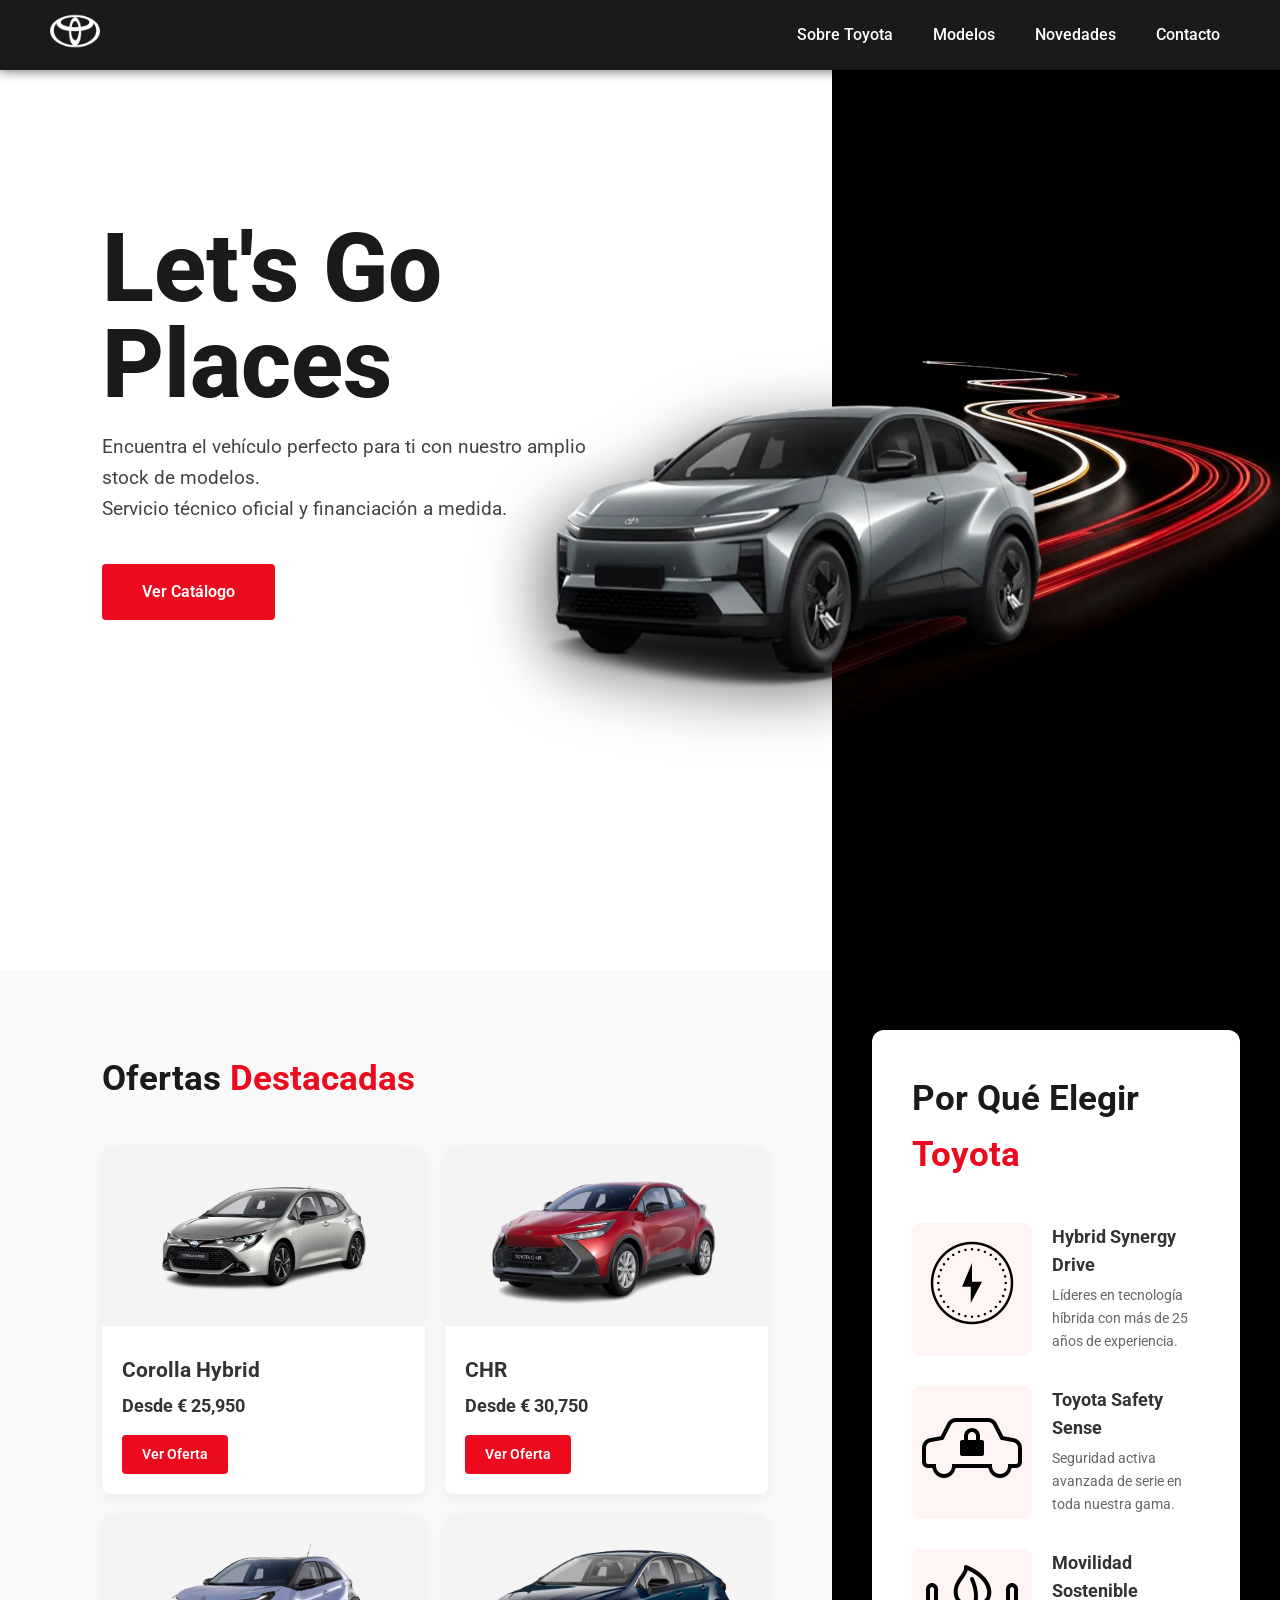
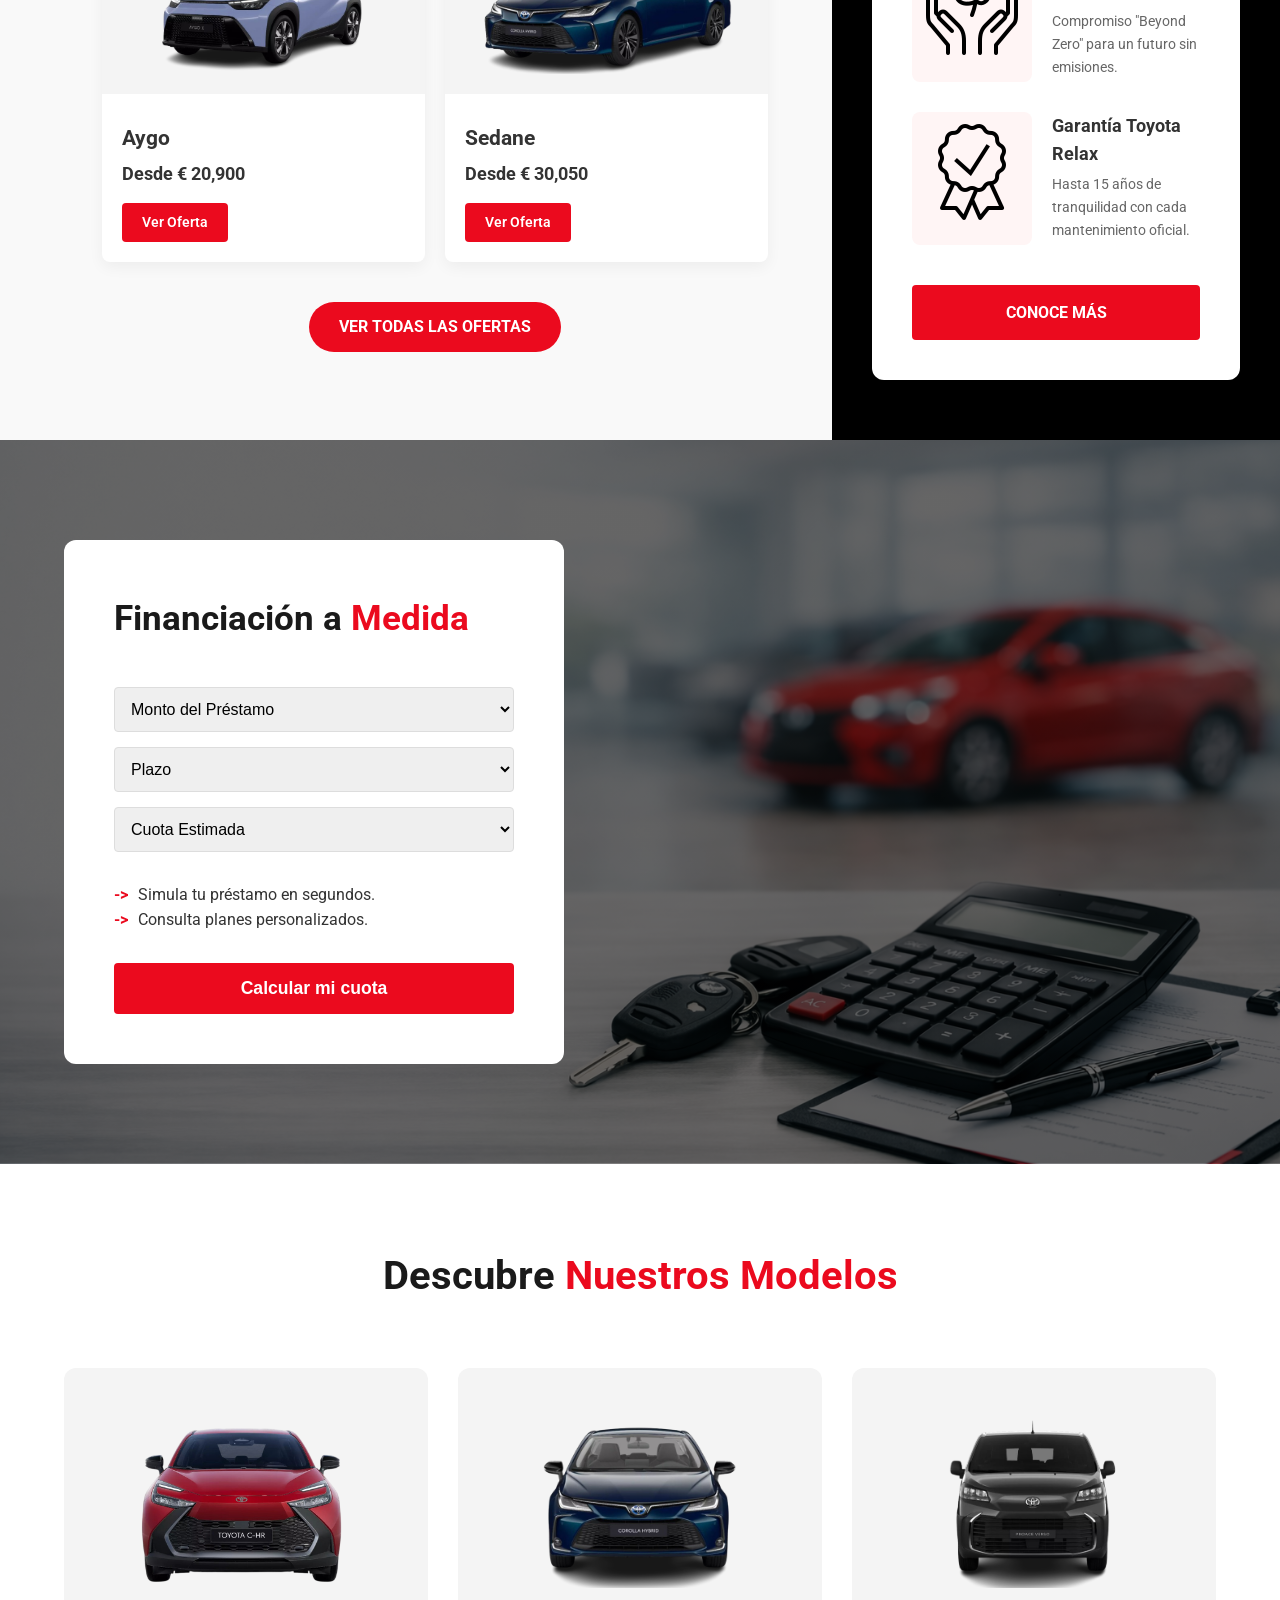
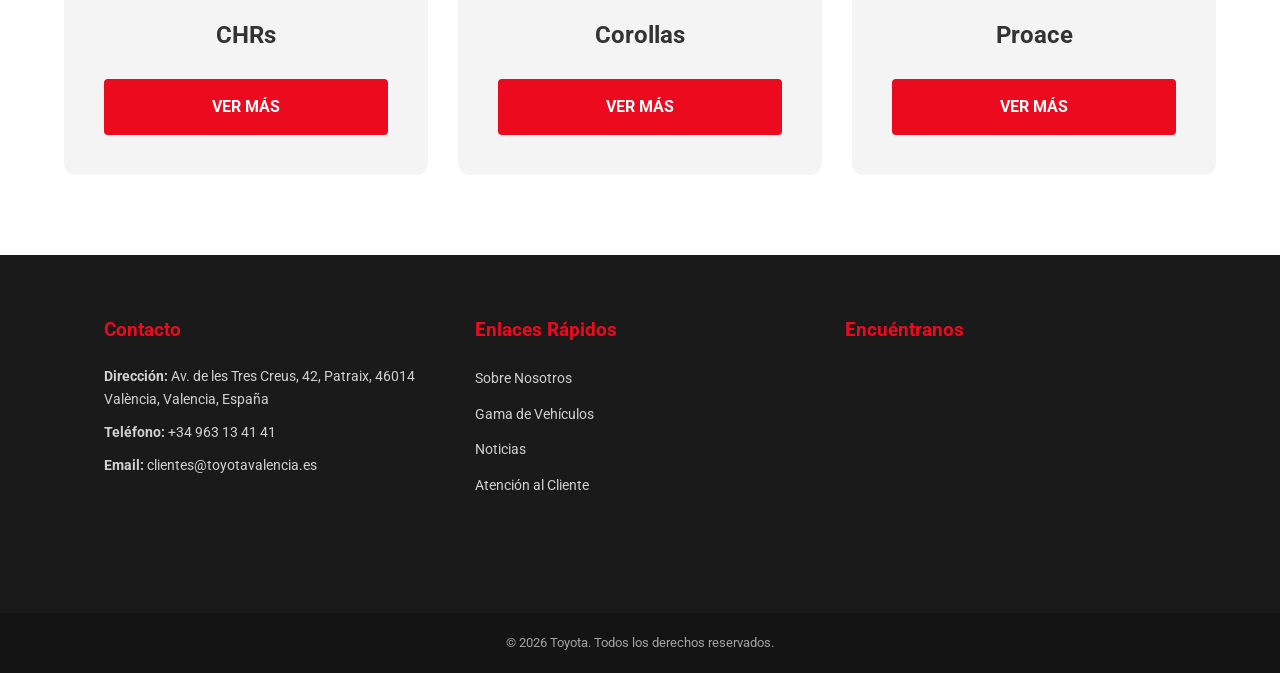
<file: index.html>
<!DOCTYPE html>
<html lang="es">

<head>
    <meta charset="UTF-8">
    <meta name="viewport" content="width=device-width, initial-scale=1.0">
    <link rel="shortcut icon" href="img/favicon.svg" type="image/x-icon">
    <link rel="stylesheet" href="style.css">
    <link rel="stylesheet" href="estilos/modelos_style.css">
    <title>Toyota - Siempre Mejor</title>
</head>

<body>
    <header class="main-header">
        <div class="logo">
            <a href="index.html">
                <img src="img/toyota.png" alt="Toyota Logo">
            </a>
        </div>

        <nav class="lateral">
            <div class="nav-item">
                <a class="menu" href="toyota.html">Sobre Toyota</a>
                <div class="desplegable">
                    <a href="toyota.html">Historia</a>
                    <a href="toyota.html">Filosofía</a>
                    <a href="toyota.html">Sostenibilidad</a>
                </div>
            </div>
            <div class="nav-item">
                <a class="menu" href="modelos.html">Modelos</a>
                <div class="desplegable">
                    <a href="modelos.html">Híbridos</a>
                    <a href="modelos.html">SUVs</a>
                    <a href="modelos.html">Proace</a>
                    <a href="modelos.html">Sedanes</a>
                </div>
            </div>
            <div class="nav-item">
                <a class="menu" href="novedades.html">Novedades</a>
                <div class="desplegable">
                    <a href="novedades.html">Noticias</a>
                    <a href="novedades.html">Eventos</a>
                    <a href="novedades.html">Promociones</a>
                </div>
            </div>
            <div class="nav-item">
                <a class="menu" href="contacto.html">Contacto</a>
            </div>
        </nav>
    </header>

    <div>
        <section class="hero-split">
            <div class="hero-texto">
                <h1>Let's Go Places</h1>
                <p>Encuentra el vehículo perfecto para ti con nuestro amplio stock de modelos. <br>Servicio técnico
                    oficial y financiación a medida.</p>
                <a href="modelos.html" class="btn-primario">Ver Catálogo</a>
            </div>
            <div class="hero-imagen-coche">
                <div class="coche-destacado">

                    <!-- Buscando como ajustar la imagen del coche y la pista encontre este recurso
                     basicamamente se precarga el componente picture con el responsive ya aplicado 
                     en la parte de "media" y solo se muestra el que corresponda al tamaño de la pantalla,
                     la imagen usada la edite yo para que sea igual a la de la pagina normal -->
                    <picture>
                        <source srcset="img/fondo_responsive.png" media="(max-width: 768px)">
                        <img src="img/toyotafoto.webp" alt="Toyota Destacado">
                    </picture>
                </div>
                <div class="estelas-luz"></div>
            </div>
        </section>


        <!-- Sección Ofertas y Beneficios -->
        <section class="ofertas-beneficios">
            <div class="contenedor-dual">
                <div class="bloque-ofertas">
                    <h2>Ofertas <span>Destacadas</span></h2>
                    <div class="grid-ofertas">
                        <div class="tarjeta-oferta">
                            <img src="img/modelos/corolla-perfil.png" alt="Corolla Hybrid">
                            <div class="oferta-info">
                                <h3>Corolla Hybrid</h3>
                                <p class="precio">Desde € 25,950</p>
                                <a href="#" class="btn-oferta">Ver Oferta</a>
                            </div>
                        </div>
                        <div class="tarjeta-oferta">
                            <img src="img/modelos/C-HR.png" alt="Hilux">
                            <div class="oferta-info">
                                <h3>CHR</h3>
                                <p class="precio">Desde € 30,750</p>
                                <a href="#" class="btn-oferta">Ver Oferta</a>
                            </div>
                        </div>
                        <div class="tarjeta-oferta">
                            <img src="img/modelos/AYGO.png" alt="Aygo">
                            <div class="oferta-info">
                                <h3>Aygo</h3>
                                <p class="precio">Desde € 20,900</p>
                                <a href="#" class="btn-oferta">Ver Oferta</a>
                            </div>
                        </div>
                        <div class="tarjeta-oferta">
                            <img src="img/modelos/hybrido.png" alt="sedane">
                            <div class="oferta-info">
                                <h3>Sedane</h3>
                                <p class="precio">Desde € 30,050</p>
                                <a href="#" class="btn-oferta">Ver Oferta</a>
                            </div>
                        </div>
                        
                        
                    </div>
                    <div class="boton-centrado">
                        <a href="modelos.html" class="btn-rojo-claro">Ver todas las ofertas</a>
                    </div>
                </div>

                <div class="bloque-beneficios">
                    <div class="beneficios-caja">
                        <h2>Por Qué Elegir <span>Toyota</span></h2>
                        <div class="lista-beneficios">
                            <div class="item-beneficio">
                                <div class="icono"><img src="img/iconos-formularios/energia.png"
                                        alt="Hybrid Technology"> </div>
                                <div class="texto">
                                    <h3>Hybrid Synergy Drive</h3>
                                    <p>Líderes en tecnología híbrida con más de 25 años de experiencia.</p>
                                </div>
                            </div>
                            <div class="item-beneficio">
                                <div class="icono"><img src="img/iconos-formularios/seguridad.png" alt="Safety Sense">
                                </div>
                                <div class="texto">
                                    <h3>Toyota Safety Sense</h3>
                                    <p>Seguridad activa avanzada de serie en toda nuestra gama.</p>
                                </div>
                            </div>
                            <div class="item-beneficio">
                                <div class="icono"><img src="img/iconos-formularios/emiciones.png" alt="Sustainability">
                                </div>
                                <div class="texto">
                                    <h3>Movilidad Sostenible</h3>
                                    <p>Compromiso "Beyond Zero" para un futuro sin emisiones.</p>
                                </div>
                            </div>
                            <div class="item-beneficio">
                                <div class="icono"><img src="img/iconos-formularios/garantia.png" alt="Toyota Relax">
                                </div>
                                <div class="texto">
                                    <h3>Garantía Toyota Relax</h3>
                                    <p>Hasta 15 años de tranquilidad con cada mantenimiento oficial.</p>
                                </div>
                            </div>
                        </div>
                        <a href="toyota.html" class="btn-rojo-solido">Conoce Más</a>
                    </div>
                </div>
            </div>
        </section>

        <!-- Sección Financiación -->
        <section class="financiacion-banner">
            <div class="financiacion-contenido">
                <div class="calculadora-box">
                    <h2>Financiación a <span>Medida</span></h2>
                    <div class="campos-calculadora">
                        <select>
                            <option value="" disabled selected>Monto del Préstamo</option>
                            <option value="5000">5.000 €</option>
                            <option value="10000">10.000 €</option>
                            <option value="20000">20.000 €</option>
                            <option value="30000">30.000 €</option>
                        </select>
                        <select>
                            <option value="" disabled selected>Plazo</option>
                            <option value="24">24 meses</option>
                            <option value="36">36 meses</option>
                            <option value="48">48 meses</option>
                            <option value="60">60 meses</option>
                        </select>
                        <select>
                            <option value="" disabled selected>Cuota Estimada</option>
                            <option value="150">150 € / mes</option>
                            <option value="250">250 € / mes</option>
                            <option value="400">400 € / mes</option>
                        </select>
                    </div>
                    <ul class="check-list">
                        <li>Simula tu préstamo en segundos.</li>
                        <li>Consulta planes personalizados.</li>
                    </ul>
                    <button class="btn-calcular">Calcular mi cuota</button>
                </div>
                <div class="imagen-financiacion">
                </div>
            </div>
        </section>

        <!-- Sección Categorías -->
        <section class="categorias-modelos">
            <div class="contenedor">
                <h2 class="titulo-seccion">Descubre <span>Nuestros Modelos</span></h2>
                <div class="grid-categorias">
                    <div class="tarjeta-categoria">
                        <img src="img/modelos/C-HR-frente.png" alt="Sedanes" class="img-grande">
                        <h3>CHRs</h3>
                        <a href="modelos.html" class="btn-rojo-solido">Ver Más</a>
                    </div>
                    <div class="tarjeta-categoria">
                        <img src="img/modelos/hybrido-frente.png" alt="SUVs">
                        <h3>Corollas</h3>
                        <a href="modelos.html" class="btn-rojo-solido">Ver Más</a>
                    </div>
                    <div class="tarjeta-categoria">
                        <img src="img/modelos/proace-frente.png" alt="Camionetas">
                        <h3>Proace</h3>
                        <a href="modelos.html" class="btn-rojo-solido">Ver Más</a>
                    </div>
                </div>
            </div>
        </section>
    </div>

    <!-- El footer -->
    <footer class="main-footer">
        <div class="footer-contenedor">
            <div class="footer-contact">
                <h3>Contacto</h3>
                <p><strong>Dirección:</strong> Av. de les Tres Creus, 42, Patraix, 46014 València, Valencia, España</p>
                <p><strong>Teléfono:</strong> +34 963 13 41 41</p>
                <p><strong>Email:</strong> clientes@toyotavalencia.es</p>
            </div>
            <div class="footer-links">
                <h3>Enlaces Rápidos</h3>
                <ul>
                    <li><a href="toyota.html">Sobre Nosotros</a></li>
                    <li><a href="modelos.html">Gama de Vehículos</a></li>
                    <li><a href="novedades.html">Noticias</a></li>
                    <li><a href="contacto.html">Atención al Cliente</a></li>
                </ul>
            </div>
            <div class="footer-map">
                <h3>Encuéntranos</h3>
                <!-- iframe es lo que deja importar el mapa de google maps 
                 con la direccion, algo lei de que es por parte de la api de google pero ni idea de como funciona -->
                <iframe
                    src="https://www.google.com/maps/embed?pb=!1m18!1m12!1m3!1d3080.125740523077!2d-0.4079836239121901!3d39.46014467161569!2m3!1f0!2f0!3f0!3m2!1i1024!2i768!4f13.1!3m3!1m2!1s0xd604f56f156d68b%3A0x6b8764a7c0678d38!2sToyota%20Valencia%20-%20Sakurauto!5e0!3m2!1ses!2ses!4v1715356588000!5m2!1ses!2ses"
                    width="100%" height="200" style="border:0;" allowfullscreen="" loading="lazy"
                    referrerpolicy="no-referrer-when-downgrade">
                </iframe>
            </div>
        </div>
        <div class="footer-bottom">
            <p>&copy; 2026 Toyota. Todos los derechos reservados.</p>
        </div>
    </footer>

</body>

</html>
</file>
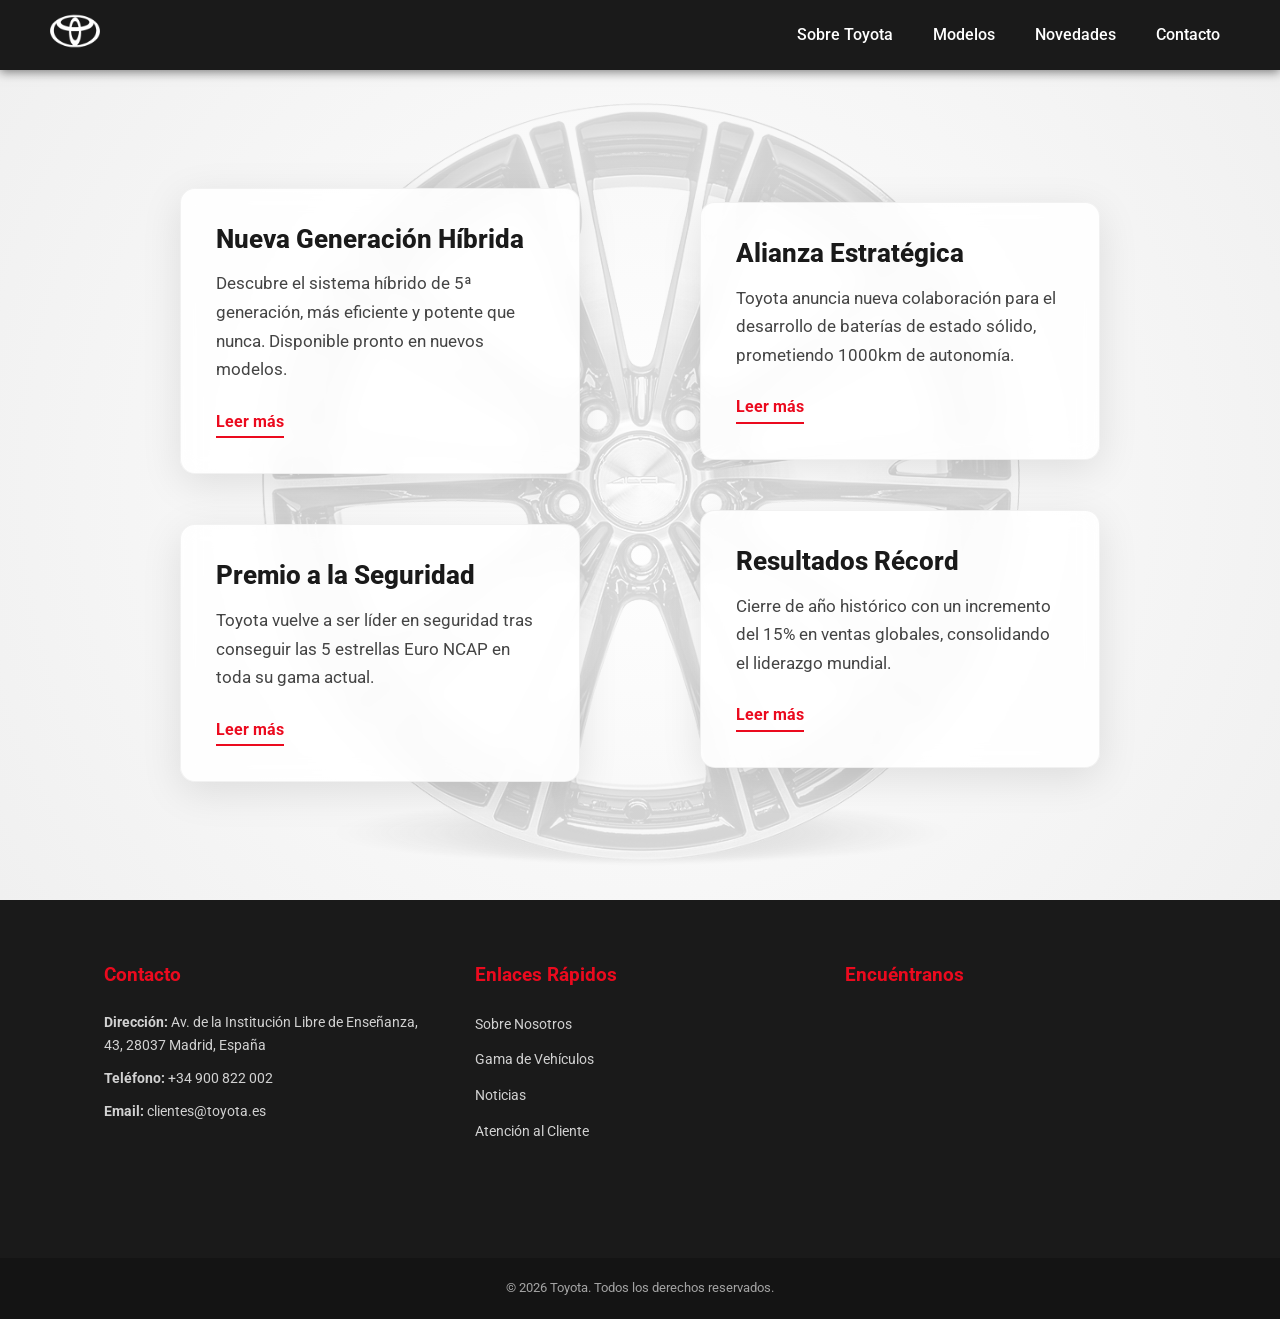
<file: novedades.html>
<!DOCTYPE html>
<html lang="es">

<head>
    <meta charset="UTF-8">
    <meta name="viewport" content="width=device-width, initial-scale=1.0">
    <link rel="shortcut icon" href="img/favicon.svg" type="image/x-icon">
    <link rel="stylesheet" href="style.css">
    <link rel="stylesheet" href="estilos/novedades_style.css">
    <title>Toyota - Novedades</title>
</head>
<!-- header y nav -->

<body class="novedades-body">
    <header class="main-header">
        <div class="logo">
            <a href="index.html">
                <img src="img/toyota.png" alt="Toyota Logo">
            </a>
        </div>
        <nav class="lateral">
            <div class="nav-item">
                <a class="menu" href="toyota.html">Sobre Toyota</a>
                <div class="desplegable">
                    <a href="toyota.html">Historia</a>
                    <a href="toyota.html">Filosofía</a>
                    <a href="toyota.html">Sostenibilidad</a>
                </div>
            </div>
            <div class="nav-item">
                <a class="menu" href="modelos.html">Modelos</a>
                <div class="desplegable">
                    <a href="modelos.html">Híbridos</a>
                    <a href="modelos.html">SUVs</a>
                    <a href="modelos.html">Camionetas</a>
                    <a href="modelos.html">Sedanes</a>
                </div>
            </div>
            <div class="nav-item">
                <a class="menu" href="novedades.html">Novedades</a>
                <div class="desplegable">
                    <a href="novedades.html">Noticias</a>
                    <a href="novedades.html">Eventos</a>
                    <a href="novedades.html">Promociones</a>
                </div>
            </div>
            <div class="nav-item">
                <a class="menu" href="contacto.html">Contacto</a>
            </div>
        </nav>
    </header>

    <main class="news-contenedor">
        <div class="envoltura-rueda">
            <img src="img/ruedanoticias2.png" alt="Rueda de noticias" class="fondo-rueda">

            <div class="news-cards-contenedor">
                <!-- Noticias Izquierda -->
                <div class="columna-noticias noticias-izquierda">
                    <article class="tarjeta-noticia">
                        <h3>Nueva Generación Híbrida</h3>
                        <p>Descubre el sistema híbrido de 5ª generación, más eficiente y potente que nunca. Disponible
                            pronto en nuevos modelos.</p>
                        <a href="#" class="leer-mas">Leer más</a>
                    </article>

                    <article class="tarjeta-noticia">
                        <h3>Premio a la Seguridad</h3>
                        <p>Toyota vuelve a ser líder en seguridad tras conseguir las 5 estrellas Euro NCAP en toda su
                            gama actual.</p>
                        <a href="#" class="leer-mas">Leer más</a>
                    </article>
                </div>

                <!-- Noticias Derecha -->
                <div class="columna-noticias noticias-derecha">
                    <article class="tarjeta-noticia">
                        <h3>Alianza Estratégica</h3>
                        <p>Toyota anuncia nueva colaboración para el desarrollo de baterías de estado sólido,
                            prometiendo 1000km de autonomía.</p>
                        <a href="#" class="leer-mas">Leer más</a>
                    </article>

                    <article class="tarjeta-noticia">
                        <h3>Resultados Récord</h3>
                        <p>Cierre de año histórico con un incremento del 15% en ventas globales, consolidando el
                            liderazgo mundial.</p>
                        <a href="#" class="leer-mas">Leer más</a>
                    </article>
                </div>
            </div>
        </div>
    </main>

    <!-- footer -->
    <footer class="main-footer">
        <div class="footer-contenedor">
            <div class="footer-contact">
                <h3>Contacto</h3>
                <p><strong>Dirección:</strong> Av. de la Institución Libre de Enseñanza, 43, 28037 Madrid, España</p>
                <p><strong>Teléfono:</strong> +34 900 822 002</p>
                <p><strong>Email:</strong> clientes@toyota.es</p>
            </div>
            <div class="footer-links">
                <h3>Enlaces Rápidos</h3>
                <ul>
                    <li><a href="toyota.html">Sobre Nosotros</a></li>
                    <li><a href="modelos.html">Gama de Vehículos</a></li>
                    <li><a href="novedades.html">Noticias</a></li>
                    <li><a href="contacto.html">Atención al Cliente</a></li>
                </ul>
            </div>
            <div class="footer-map">
                <h3>Encuéntranos</h3>
                <iframe
                    src="https://www.google.com/maps/embed?pb=!1m18!1m12!1m3!1d3036.568478411603!2d-3.6335193241512415!3d40.43615297143714!2m3!1f0!2f0!3f0!3m2!1i1024!2i768!4f13.1!3m3!1m2!1s0xd422f0ae2763e15%3A0x6d8f28c5a61d1e43!2sToyota%20Espa%C3%B1a!5e0!3m2!1ses!2ses!4v1714820000000!5m2!1ses!2ses"
                    width="100%" height="200" style="border:0;" allowfullscreen="" loading="lazy"
                    referrerpolicy="no-referrer-when-downgrade"></iframe>
            </div>
        </div>
        <div class="footer-bottom">
            <p>&copy; 2026 Toyota. Todos los derechos reservados.</p>
        </div>
    </footer>
</body>

</html>
</file>
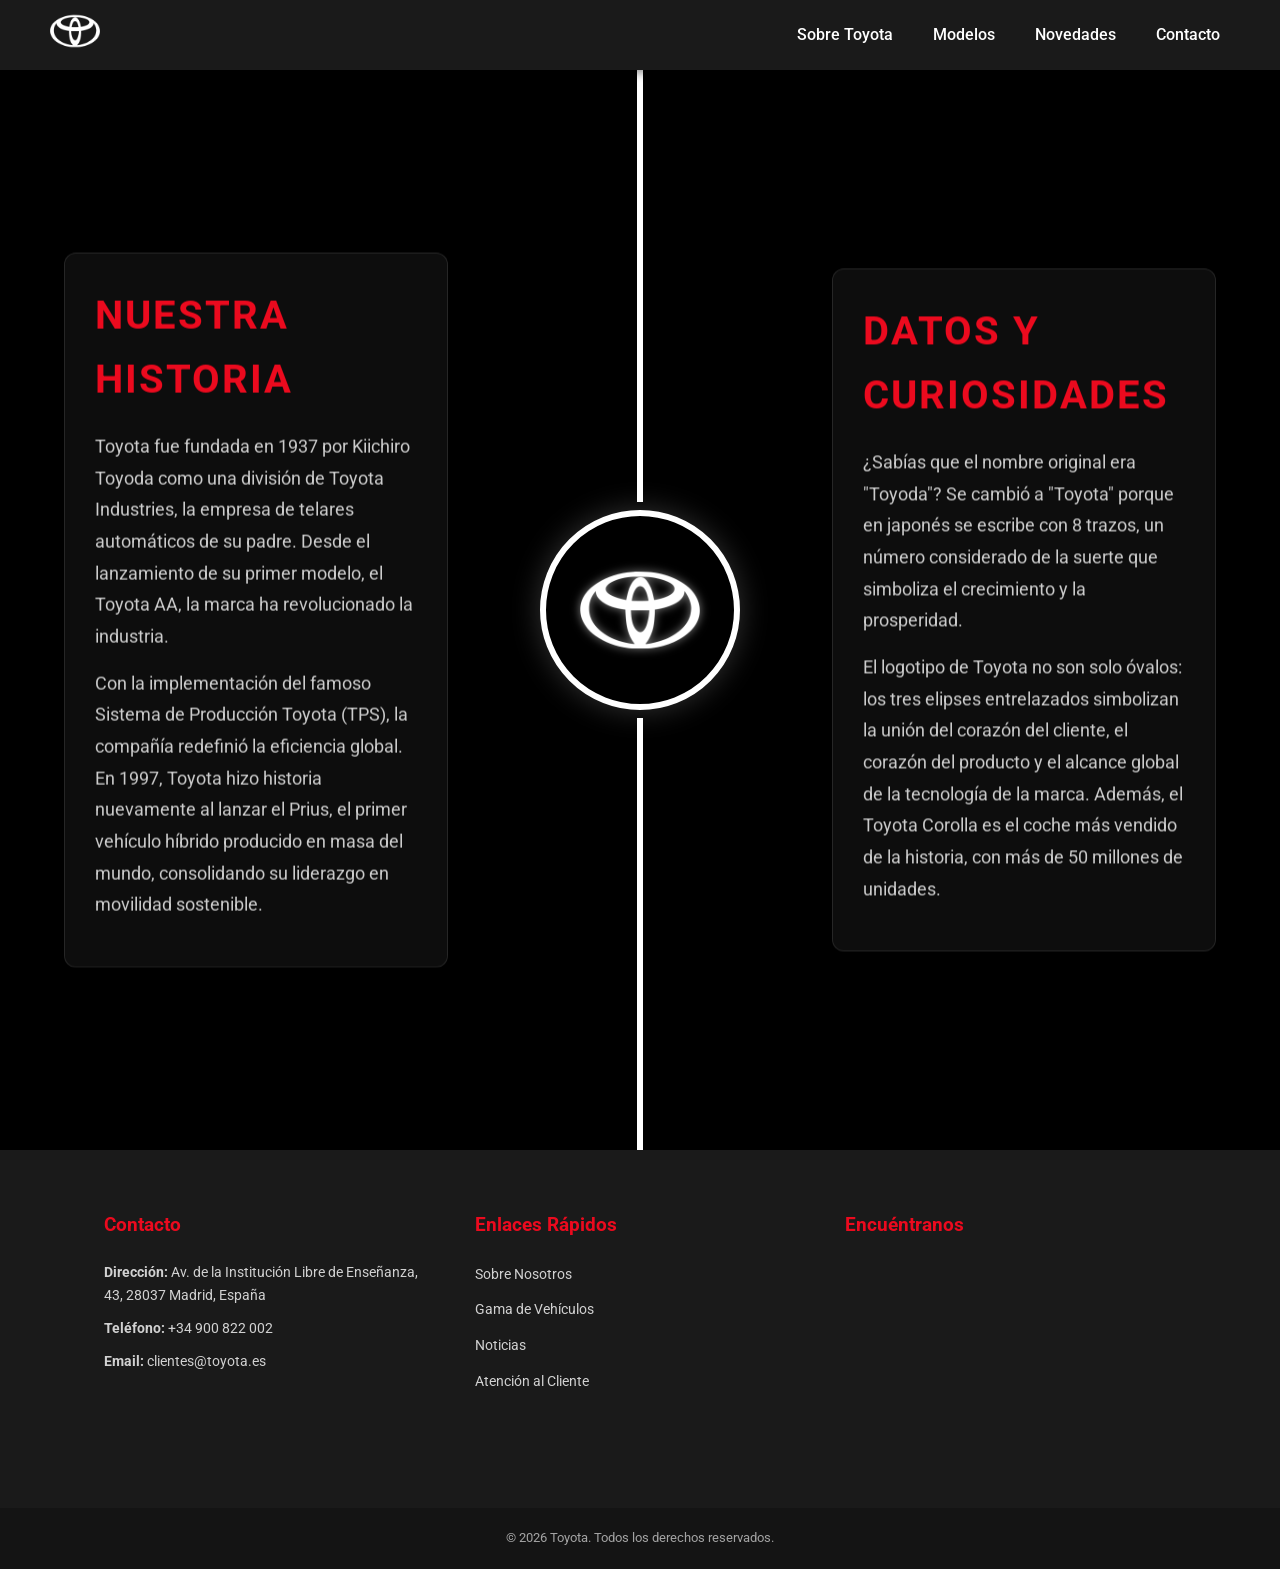
<file: toyota.html>
<!DOCTYPE html>
<html lang="es">

<head>
    <meta charset="UTF-8">
    <meta name="viewport" content="width=device-width, initial-scale=1.0">
    <link rel="shortcut icon" href="img/favicon.svg" type="image/x-icon">
    <link rel="stylesheet" href="style.css">
    <link rel="stylesheet" href="estilos/toyota_style.css">
    <title>Toyota - Historia y Filosofía</title>
</head>

<body class="cuerpo-corporativo">
    <!-- Header y nav -->
    <header class="main-header">
        <div class="logo">
            <a href="index.html">
                <img src="img/toyota.png" alt="Toyota Logo">
            </a>
        </div>
        <nav class="lateral">
            <div class="nav-item">
                <a class="menu" href="toyota.html">Sobre Toyota</a>
                <div class="desplegable">
                    <a href="toyota.html">Historia</a>
                    <a href="toyota.html">Filosofía</a>
                    <a href="toyota.html">Sostenibilidad</a>
                </div>
            </div>
            <div class="nav-item">
                <a class="menu" href="modelos.html">Modelos</a>
                <div class="desplegable">
                    <a href="modelos.html">Híbridos</a>
                    <a href="modelos.html">SUVs</a>
                    <a href="modelos.html">Camionetas</a>
                    <a href="modelos.html">Sedanes</a>
                </div>
            </div>
            <div class="nav-item">
                <a class="menu" href="novedades.html">Novedades</a>
                <div class="desplegable">
                    <a href="novedades.html">Noticias</a>
                    <a href="novedades.html">Eventos</a>
                    <a href="novedades.html">Promociones</a>
                </div>
            </div>
            <div class="nav-item">
                <a class="menu" href="contacto.html">Contacto</a>
            </div>
        </nav>
    </header>

    <!-- El contenido general de la pagina -->
    <div class="timeline-contenedor">
        <!-- Estos divs son las lineas divisorias -->
        <div class="linea-tiempo linea-superior"></div>
        <!-- Div de la historia  -->
        <div class="contenido-linea-tiempo contenido-izquierdo">
            <h2>Nuestra Historia</h2>
            <p>Toyota fue fundada en 1937 por Kiichiro Toyoda como una división de Toyota Industries, la empresa de
                telares automáticos de su padre. Desde el lanzamiento de su primer modelo, el Toyota AA, la marca ha
                revolucionado la industria.</p>
            <p>Con la implementación del famoso Sistema de Producción Toyota (TPS), la compañía redefinió la eficiencia
                global. En 1997, Toyota hizo historia nuevamente al lanzar el Prius, el primer vehículo híbrido
                producido en masa del mundo, consolidando su liderazgo en movilidad sostenible.</p>
        </div>

        <!-- div del logazo nene -->
        <div class="centro-linea-tiempo">
            <div class="circulo-central">
                <img src="img/toyota.png" alt="Toyota Logo Central">
            </div>
        </div>

        <!-- Div de los datos esos -->
        <div class="contenido-linea-tiempo contenido-derecho">
            <h2>Datos y Curiosidades</h2>
            <p>¿Sabías que el nombre original era "Toyoda"? Se cambió a "Toyota" porque en japonés se escribe con 8
                trazos, un número considerado de la suerte que simboliza el crecimiento y la prosperidad.</p>
            <p>El logotipo de Toyota no son solo óvalos: los tres elipses entrelazados simbolizan la unión del corazón
                del cliente, el corazón del producto y el alcance global de la tecnología de la marca. Además, el Toyota
                Corolla es el coche más vendido de la historia, con más de 50 millones de unidades.</p>
        </div>
        <div class="linea-tiempo linea-inferior"></div>
    </div>

    <!-- Mismo footer -->
    <footer class="main-footer">
        <div class="footer-contenedor">
            <div class="footer-contact">
                <h3>Contacto</h3>
                <p><strong>Dirección:</strong> Av. de la Institución Libre de Enseñanza, 43, 28037 Madrid, España</p>
                <p><strong>Teléfono:</strong> +34 900 822 002</p>
                <p><strong>Email:</strong> clientes@toyota.es</p>
            </div>
            <div class="footer-links">
                <h3>Enlaces Rápidos</h3>
                <ul>
                    <li><a href="toyota.html">Sobre Nosotros</a></li>
                    <li><a href="modelos.html">Gama de Vehículos</a></li>
                    <li><a href="novedades.html">Noticias</a></li>
                    <li><a href="contacto.html">Atención al Cliente</a></li>
                </ul>
            </div>
            <div class="footer-map">
                <h3>Encuéntranos</h3>
                <iframe
                    src="https://www.google.com/maps/embed?pb=!1m18!1m12!1m3!1d3036.568478411603!2d-3.6335193241512415!3d40.43615297143714!2m3!1f0!2f0!3f0!3m2!1i1024!2i768!4f13.1!3m3!1m2!1s0xd422f0ae2763e15%3A0x6d8f28c5a61d1e43!2sToyota%20Espa%C3%B1a!5e0!3m2!1ses!2ses!4v1714820000000!5m2!1ses!2ses"
                    width="100%" height="200" style="border:0;" allowfullscreen="" loading="lazy"
                    referrerpolicy="no-referrer-when-downgrade"></iframe>
            </div>
        </div>
        <div class="footer-bottom">
            <p>&copy; 2026 Toyota. Todos los derechos reservados.</p>
        </div>
    </footer>
</body>

</html>
</file>
<file: style.css>
/* Este style se usa para dar formato al header, nav y footer de todas las paginas del proyecto */
* {
    margin: 0px;
    padding: 0px;
    box-sizing: border-box;
}

@font-face {
    font-family: "Corporativa";
    src: url(font/Roboto-VariableFont_wdth\,wght.ttf);
}

body {
    font-family: "Corporativa", "Inter", "Roboto", sans-serif;
    color: #333333;
    background-color: #ffffff;
    line-height: 1.6;
}

/* Header & Nav */
.main-header {
    width: 100%;
    height: 70px;
    background-color: #1a1a1a;
    display: flex;
    justify-content: space-between;
    align-items: center;
    /* Posicion Sticky para que se mantenga fijo al hacer scroll */
    position: sticky;
    top: 0;
    /* z-index para no solaparlo con otros elementos */
    z-index: 1000;
    box-shadow: 0 2px 10px rgba(0, 0, 0, 0.5);
}

.logo {
    display: flex;
    align-items: center;
    height: 100%;
    padding: 0 50px;
}

.logo img {
    height: 50px;
    width: auto;
    /* Transición para que el hover sea mas suave */
    transition: transform 0.3s ease;
}

/* Incrementa un poco el tamaño al hacer hover */
.logo img:hover {
    transform: scale(1.05);
}

/* Nav de los enlaces */
.lateral {
    display: flex;
    height: 100%;
    align-items: center;
    padding-right: 40px;
}

.nav-item {
    position: relative;
    height: 100%;
    display: flex;
    align-items: center;
}

/* Posicionamiento de los items del desplegable */
.desplegable {
    position: absolute;
    top: 100%;
    left: 20px;
    background-color: #1a1a1a;
    min-width: 200px;
    box-shadow: 0 8px 16px rgba(0, 0, 0, 0.3);
    display: flex;
    flex-direction: column;
    opacity: 0;
    visibility: hidden;
    transform: translateY(10px);
    transition: all 0.3s ease;
    border-top: 2px solid #EB0A1E;
    z-index: 2000;
}

/* Al hacer hover que estos items se muestren */
.nav-item:hover .desplegable {
    opacity: 1;
    visibility: visible;
    transform: translateY(0);
}

.desplegable a {
    color: #ffffff;
    padding: 12px 20px;
    text-decoration: none;
    font-size: 14px;
    /* Animacion que se activa al hacer hover que cambia
     el color de la fuente y la mueve un poco a la izquierda */
    transition: background-color 0.2s ease, padding-left 0.2s ease;
    border-bottom: 1px solid rgba(255, 255, 255, 0.05);
}

.desplegable a:hover {
    background-color: #2a2a2a;
    color: #EB0A1E;
    padding-left: 25px;
}

.menu {
    color: #ffffff;
    text-decoration: none;
    padding: 0 20px;
    font-weight: 500;
    font-size: 16px;
    transition: color 0.3s ease;
}

.menu:hover {
    color: #EB0A1E;
}

/* Sección Portada */
/* Raquel nos enseño que esta parte se le llama hero*/
.hero-split {
    /* le pusimos hero split porque esta es la parte del corte */
    display: flex;
    height: 100vh;
    min-height: 600px;
    background-color: #ffffff;
    overflow: hidden;
}

/* Seccion del texto */
.hero-texto {
    width: 65%;
    display: flex;
    flex-direction: column;
    justify-content: center;
    padding: 0 8%;
    padding-bottom: 200px;
}

.hero-texto h1 {
    /* Uso de medidas rem para ayudar con el responsive */
    font-size: 6rem;
    font-weight: 800;
    line-height: 1;
    color: #1a1a1a;
    margin-bottom: 20px;
}

.hero-texto p {
    font-size: 1.2rem;
    color: #444;
    margin-bottom: 40px;
    max-width: 500px;
}

.btn-primario {
    display: inline-block;
    background-color: #EB0A1E;
    color: #ffffff;
    padding: 15px 40px;
    text-decoration: none;
    font-weight: 600;
    border-radius: 4px;
    /* Transicion para que se vea mas suave al hover */
    transition: background-color 0.3s ease, transform 0.2s ease;
    width: fit-content;
}

.btn-primario:hover {
    background-color: #cc0000;
    /* Subirlo un poquito */
    transform: translateY(-2px);
}

.hero-imagen-coche {
    width: 35%;
    background-color: #000;
    position: relative;
    display: flex;
    align-items: center;
    justify-content: center;
}

.coche-destacado {
    z-index: 2;
    width: 130%;
    margin-left: -120%;
    margin-top: 10%;
    filter: drop-shadow(-15px 15px 30px rgba(0, 0, 0, 0.5));
}

.coche-destacado img {
    width: 100%;
    /* Juego de las perspectivas para que se vea asi como 3D */
    transform: perspective(2000px) rotateY(-25deg) rotateX(2deg);
}

.estelas-luz {
    position: absolute;
    top: 0;
    right: 0;
    width: 100%;
    height: 100%;
    background: url(img/fondoaside.jpeg) right center / cover no-repeat;
    opacity: 1;
    z-index: 1;
}

/* Seccion de ofertas y beneficios de la marca */
.ofertas-beneficios {
    padding: 0;
    background: linear-gradient(to right, #f9f9f9 65%, #000 65%);
}

.contenedor-dual {
    display: flex;
    max-width: 100%;
    margin: 0;
}

.bloque-ofertas {
    width: 65%;
    padding: 80px 5% 80px 8%;
}

.bloque-beneficios {
    width: 35%;
    background-color: #000;
    display: flex;
    justify-content: center;
    align-items: center;
    padding: 60px 20px;
}

.beneficios-caja {
    background-color: #ffffff;
    padding: 40px;
    border-radius: 12px;
    box-shadow: 0 15px 35px rgba(0, 0, 0, 0.5);
    width: 90%;
    max-width: 450px;
}

h2 {
    font-size: 2.2rem;
    margin-bottom: 40px;
    color: #1a1a1a;
}

h2 span {
    color: #EB0A1E;
}

/* Display en grid para que los elementos de esta parte se muestren en columnas */
.grid-ofertas {
    display: grid;
    grid-template-columns: 1fr 1fr;
    gap: 20px;
}

.tarjeta-oferta {
    background: #ffffff;
    border-radius: 8px;
    overflow: hidden;
    box-shadow: 0 5px 15px rgba(0, 0, 0, 0.05);
    transition: transform 0.3s ease;
}

.tarjeta-oferta:hover {
    transform: translateY(-5px);
}

.tarjeta-oferta img {
    width: 100%;
    height: 180px;
    /* Se redimenciona la imagen
     para que este en el contenedor de forma mas asi como natural */
    object-fit: contain;
    padding: 20px;
    background-color: #f4f4f4;
}

.oferta-info {
    padding: 20px;
}

.oferta-info h3 {
    font-size: 1.3rem;
    margin-bottom: 5px;
}

.precio {
    font-weight: bold;
    font-size: 1.1rem;
    color: #333;
    margin-bottom: 15px;
}

.btn-oferta {
    display: inline-block;
    background-color: #EB0A1E;
    color: #fff;
    padding: 8px 20px;
    text-decoration: none;
    border-radius: 4px;
    font-weight: 600;
    font-size: 0.9rem;
}

/* Esta es la tarjeta que ocupa dos columnas de ancho */
.full-width {
    grid-column: span 2;
}

.oferta-horizontal {
    display: flex;
    align-items: center;
}

.oferta-horizontal img {
    width: 50%;
    height: 200px;
}

.boton-centrado {
    text-align: center;
    margin-top: 40px;
}

.btn-rojo-claro {
    display: inline-block;
    padding: 12px 30px;
    background-color: #EB0A1E;
    color: #fff;
    text-decoration: none;
    font-weight: bold;
    border-radius: 50px;
    text-transform: uppercase;
}

/* Cajilla de beneficios y esas cosas */
.lista-beneficios {
    display: flex;
    flex-direction: column;
    gap: 30px;
    margin-bottom: 40px;
}

.item-beneficio {
    display: flex;
    align-items: flex-start;
    gap: 20px;
}

.item-beneficio .icono {
    font-size: 1.8rem;
    background: #fff5f5;
    padding: 10px;
    border-radius: 8px;
}

.item-beneficio h3 {
    font-size: 1.1rem;
    margin-bottom: 5px;
}

.item-beneficio p {
    font-size: 0.9rem;
    color: #666;
}

.btn-rojo-solido {
    display: block;
    width: 100%;
    text-align: center;
    background-color: #EB0A1E;
    color: #fff;
    padding: 15px;
    text-decoration: none;
    font-weight: bold;
    border-radius: 4px;
    text-transform: uppercase;
}

/* Seccion de la financiacion */
.financiacion-banner {
    /* Esta es la imagen de fondo que esta detras de todo */
    padding: 100px 5%;
    background-color: #111111;
    background-image: linear-gradient(rgba(0, 0, 0, 0.6), rgba(0, 0, 0, 0.6)), url('img/llaves.png');
    background-repeat: no-repeat;
    background-position: center;
    background-size: cover;
}

/* div de el formulario */
.financiacion-contenido {
    max-width: 1200px;
    margin: 0 auto;
}

.calculadora-box {
    background-color: #ffffff;
    padding: 50px;
    border-radius: 12px;
    max-width: 500px;
}

.campos-calculadora {
    display: flex;
    flex-direction: column;
    gap: 15px;
    margin-bottom: 30px;
}

/* Estilo de las selecciones */
.campos-calculadora select {
    padding: 12px;
    border: 1px solid #ddd;
    border-radius: 4px;
    font-size: 1rem;
}

.check-list {
    list-style: none;
    margin-bottom: 30px;
}

.check-list li::before {
    /* Con este before le ponemos el icono de la flechita sin tocar y desacomodar 
    la disposicion del texto del html */
    content: "->";
    color: #EB0A1E;
    font-weight: bold;
    margin-right: 10px;
}

.btn-calcular {
    width: 100%;
    background-color: #EB0A1E;
    color: #fff;
    border: none;
    padding: 15px;
    font-size: 1.1rem;
    font-weight: bold;
    border-radius: 4px;
    /* Modificacion del mouse */
    cursor: pointer;
}

/* Seccion de las categorias de los coches */
.categorias-modelos {
    padding: 80px 5%;
}

.titulo-seccion {
    text-align: center;
    font-size: 2.5rem;
    margin-bottom: 60px;
}

/* Mismo display en grid para ponerlo en columnas */
.grid-categorias {
    display: grid;
    /* Descubri que a este tipo "layout" se le puede poner un formato 
    basicamente es: repeat( cantidad de columnas, que ancho ocupa cada una ) */
    grid-template-columns: repeat(3, 1fr);
    gap: 30px;
    max-width: 1200px;
    margin: 0 auto;
}

.tarjeta-categoria {
    text-align: center;
    background: #f4f4f4;
    padding: 40px;
    border-radius: 12px;
}

.tarjeta-categoria img {
    width: 100%;
    height: 180px;
    object-fit: contain;
    margin-bottom: 20px;
    transition: transform 0.3s ease;
}

/* Trato especial de esa imagen que nos estaba dando problemas */
.tarjeta-categoria img.img-grande {
    transform: scale(1.15) translateY(12px);
}

.tarjeta-categoria:hover img {
    /* no se si este hover sea mucho pero lo dejo ahi */
    transform: scale(1.2);
}


.tarjeta-categoria h3 {
    font-size: 1.5rem;
    margin-bottom: 25px;
}

/* Footer */
.main-footer {
    background-color: #1a1a1a;
    color: #ffffff;
    padding-top: 60px;
}

.footer-contenedor {
    max-width: 1200px;
    margin: 0 auto;
    padding: 0 5%;
    display: grid;
    /* Lo mismo, formato del layout del grid ese */
    grid-template-columns: repeat(auto-fit, minmax(250px, 1fr));
    /* espacio entre las columnas */
    gap: 40px;
    margin-bottom: 40px;
}

.footer-contenedor h3 {
    color: #EB0A1E;
    margin-bottom: 20px;
    font-size: 1.2rem;
}

.footer-contact p {
    margin-bottom: 10px;
    font-size: 0.9rem;
    opacity: 0.8;
}

.footer-links ul {
    list-style: none;
}

.footer-links li {
    margin-bottom: 10px;
}

.footer-links a {
    color: #ffffff;
    text-decoration: none;
    opacity: 0.8;
    transition: opacity 0.3s ease, color 0.3s ease;
    font-size: 0.9rem;
}

.footer-links a:hover {
    opacity: 1;
    color: #EB0A1E;
}

.footer-map iframe {
    border-radius: 4px;
    width: 100%;
    height: 200px;
}

.footer-bottom {
    /* Esto es lo del copy */
    background-color: #111111;
    text-align: center;
    padding: 20px;
    font-size: 0.8rem;
    opacity: 0.6;
}

/* Ajustes del responsive ara cada tamaño */

/* Este es para pantallas no muy pequeñas, como la de la tablet grande*/
@media (max-width: 1200px) {
    .hero-texto h1 {
        font-size: 3.5rem;
    }

    .contenedor-dual {
        flex-direction: column;
    }
}

/* Este es para pantallas pequeñas como las de celular */
@media (max-width: 768px) {
    .hero-split {
        flex-direction: column;
        height: auto;
    }

    .hero-texto,
    .hero-imagen-coche {
        width: 100%;
        padding: 60px 5%;
    }

    .hero-imagen-coche {
        background-color: #000;
        padding: 0;
    }

    /* Aca es donde se oculta la imagen normal del navegador para mostrar la editada */
    .estelas-luz {
        display: none;
    }

    .coche-destacado {
        width: 100%;
        margin-left: 0;
        margin-top: 0;
    }

    .coche-destacado img {
        width: 100%;
        height: auto;
        display: block;
        transform: none;
    }

    .ofertas-beneficios {
        background: #f9f9f9;
        padding: 40px 0;
    }

    .bloque-ofertas,
    .bloque-beneficios {
        width: 100%;
        padding: 40px 5%;
    }

    .bloque-beneficios {
        background-color: #f9f9f9;
    }

    .beneficios-caja {
        width: 100%;
        max-width: 100%;
        box-shadow: none;
        border: 1px solid #eee;
    }

    .grid-ofertas,
    .grid-categorias {
        /* Cambio en el formato del layout del grid para que se ponga en una sola columna */
        grid-template-columns: 1fr;
    }

    /* Este ultimo daba problemas con el tamaño, es el que normal ocupa 2 columnas
    por lo que le meti formato de una */
    .tamaño-normal {
        grid-column: span 1;
    }

    .oferta-horizontal {
        flex-direction: column;
    }

    .oferta-horizontal img {
        width: 100%;
    }

    .financiacion-banner {
        background-attachment: scroll;
        padding: 60px 5%;
    }

    /* ajuste de la financiacion */
    .calculadora-box {
        max-width: 100%;
        padding: 30px 20px;
    }

    .main-header {
        flex-direction: column;
        height: auto;
        padding: 10px 0;
    }

    .lateral {
        margin-top: 10px;
        flex-wrap: wrap;
        justify-content: center;
        padding-right: 0;
    }

    .menu {
        padding: 10px;
    }
}

/* Ajustes para dispositivos en horizontal (Landscape) con poca altura */
@media (orientation: landscape) and (max-height: 600px) {
    .hero-split {
        height: auto;
        padding: 60px 0;
    }

    .hero-texto h1 {
        font-size: 3rem;
    }

    .hero-texto {
        padding: 20px 5%;
    }

    .ofertas-beneficios {
        padding: 40px 0;
    }

    .bloque-ofertas,
    .bloque-beneficios {
        padding: 30px 5%;
    }

    .financiacion-banner {
        padding: 40px 5%;
    }

    .categorias-modelos {
        padding: 40px 5%;
    }
}

/* Responsive de pantallas grandes */
@media (min-width: 1301px) {
    .contenedor {
        max-width: 1300px;
        margin-left: auto;
        margin-right: auto;
    }
}
</file>
<file: estilos/modelos_style.css>
.contenedor-galeria {
    padding: 60px 5%;
    background-color: #ffffff;
    min-height: 80vh;
}

.cabecera-galeria {
    text-align: center;
    margin-bottom: 50px;
}

.cabecera-galeria h1 {
    font-size: 3rem;
    color: #1a1a1a;
    margin-bottom: 15px;
    text-transform: uppercase;
    letter-spacing: 2px;
}

.cabecera-galeria p {
    font-size: 1.2rem;
    color: #666;
}

.rejilla-modelos {
    /* Lo mimo de siempre, grid y su formato */
    display: grid;
    grid-template-columns: repeat(2, 1fr);
    gap: 30px;
    max-width: 1600px;
    margin: 0 auto;
}

.tarjeta-auto {
    background: #f9f9f9;
    border-radius: 12px;
    overflow: hidden;
    box-shadow: 0 10px 30px rgba(0, 0, 0, 0.05);
    /* Incremento de la sobra del div al hacer el hover */
    transition: transform 0.4s cubic-bezier(0.175, 0.885, 0.32, 1.275), box-shadow 0.4s ease;
    border: 1px solid #eee;
    display: flex;
    height: 320px;
    align-items: center;
}

.tarjeta-auto:hover {
    transform: translateY(-10px);
    box-shadow: 0 20px 40px rgba(0, 0, 0, 0.12);
}

.contenedor-imagen {
    flex: 1.2;
    height: 100%;
    position: relative;
    overflow: hidden;
    background: #ffffff;
    display: flex;
    align-items: center;
    justify-content: center;
    padding: 10px;
}

.contenedor-imagen img {
    max-width: 100%;
    max-height: 100%;
    width: auto;
    height: auto;
    object-fit: contain;
    transition: opacity 0.5s ease, transform 0.5s ease;
}

.imagen-hover {
    position: absolute;
    top: 50%;
    left: 50%;
    transform: translate(-50%, -50%);
    opacity: 0;
}

/* Aca se borra la panoramica para mostrar el frente del carro */
.tarjeta-auto:hover .imagen-primaria {
    opacity: 0;
    transform: translate(-50%, -50%) scale(1.05);
}

.tarjeta-auto:hover .imagen-primaria {
    opacity: 0;
    transform: scale(1.05);
}

/* Aca es donde se hace display de la imagen de frente */
.tarjeta-auto:hover .imagen-hover {
    opacity: 1;
    transform: translate(-50%, -50%) scale(1.1);
}

.contenido-tarjeta {
    flex: 1;
    padding: 30px;
    display: flex;
    flex-direction: column;
    justify-content: center;
    border-left: 1px solid #f0f0f0;
}

.contenido-tarjeta h3 {
    font-size: 1.6rem;
    color: #1a1a1a;
    margin-bottom: 15px;
    position: relative;
    padding-bottom: 8px;
}

.contenido-tarjeta h3::after {
    content: '';
    position: absolute;
    bottom: 0;
    left: 0;
    width: 40px;
    height: 3px;
    background-color: #EB0A1E;
}

/* Formateo de la lista de caracteristicas */
.caracteristicas {
    list-style: none;
    padding: 0;
}

.caracteristicas li {
    margin-bottom: 8px;
    color: #444;
    font-size: 0.95rem;
    display: flex;
    align-items: center;
}

/* Con el before le pongo el iconito de la flecha esa hecha por teclado */
.caracteristicas li::before {
    content: '->';
    color: #EB0A1E;
    margin-right: 8px;
    font-weight: bold;
}

/* Ajustes del responsive */

/* Este seria el primer ajuste que hace que se cambie a una sola columna */
@media (max-width: 1200px) {
    .rejilla-modelos {
        grid-template-columns: 1fr;
        max-width: 900px;
    }
}

/* Pantallas de celulares y tablets
Aca no varia mucho el tema de si esta vertical u horizontal por el display grid */
@media (max-width: 768px) {
    .cabecera-galeria h1 {
        font-size: 2.2rem;
    }

    .tarjeta-auto {
        flex-direction: column;
        height: auto;
    }

    .contenedor-imagen {
        width: 100%;
        height: 250px;
    }

    .contenido-tarjeta {
        border-left: none;
        border-top: 1px solid #f0f0f0;
    }
}
</file>
<file: estilos/novedades_style.css>
/* Estilos para Novedades */

.novedades-body {
    background-color: #f4f4f4;
}

.news-contenedor {
    padding: 40px 20px;
    /* Antes de poner esto me cortaba las fucking tarjetas a la mitad */
    overflow: visible;
    position: relative;
    /* Calcula el alto de este contenedor en base al viewport y restandole el tamaño del header */
    min-height: calc(100vh - 70px);
    display: flex;
    flex-direction: column;
    align-items: center;
    justify-content: center;
    /* efecto asi fantasma en el centro de la pantalla con un color blanco fantasmal  */
    background: radial-gradient(circle at center, #ffffff 0%, #f0f0f0 100%);
}

/* centrado de todo */
.envoltura-rueda {
    position: relative;
    width: 100%;
    max-width: 1100px;
    height: 700px;
    display: flex;
    justify-content: center;
    align-items: center;
}

.fondo-rueda {
    position: absolute;
    top: 50%;
    left: 50%;
    transform: translate(-50%, -50%);
    width: 90%;
    max-width: 850px;
    height: auto;
    opacity: 0.15;
    z-index: 1;
    /* opacidad de la rueda y que no tape las tarjetas de noticias */
    filter: grayscale(1);
    pointer-events: none;
}

/*Contenedor de los divs de las noticias */
.news-cards-contenedor {
    position: relative;
    z-index: 2;
    width: 100%;
    display: flex;
    justify-content: center;
    align-items: center;
    /* Separación entre tarjetas */
    gap: 120px;
}

.columna-noticias {
    display: flex;
    flex-direction: column;
    gap: 50px;
    width: 400px;
}

.noticias-izquierda {
    /* Alineacion de donde termina el div */
    align-items: flex-end;
}

.noticias-derecha {
    /* Alineacion de donde inicia el div */
    align-items: flex-start;
}

/* estilo de la tarjeta de noticias */
.tarjeta-noticia {
    background: rgba(255, 255, 255, 0.9);
    backdrop-filter: blur(10px);
    color: #1a1a1a;
    padding: 35px;
    border-radius: 15px;
    box-shadow: 0 10px 40px rgba(0, 0, 0, 0.1);
    /* transicion del hover que por encima se mueva */
    transition: all 0.4s cubic-bezier(0.165, 0.84, 0.44, 1);
    width: 100%;
    position: relative;
    border: 1px solid rgba(0, 0, 0, 0.05);
}

.tarjeta-noticia:hover {
    transform: translateY(-15px) scale(1.02);
    box-shadow: 0 25px 60px rgba(0, 0, 0, 0.2);
    border-color: #EB0A1E;
}

.tarjeta-noticia h3 {
    font-size: 1.6rem;
    margin-bottom: 15px;
    font-weight: 800;
    color: #1a1a1a;
    line-height: 1.2;
}

.tarjeta-noticia p {
    font-size: 1.05rem;
    line-height: 1.7;
    margin-bottom: 25px;
    color: #444;
}

/* color del boton de leer mas */
.leer-mas {
    display: inline-block;
    color: #EB0A1E;
    text-decoration: none;
    font-weight: bold;
    border-bottom: 2px solid #EB0A1E;
    padding-bottom: 2px;
    transition: opacity 0.3s ease;
}

/* bajado de la  */
.leer-mas:hover {
    opacity: 0.7;
}


/* Responsive */

/* Grandes*/
@media (min-width: 1301px) {
    .envoltura-rueda {
        max-width: 1300px;
    }
}

/* Tablet Horizontal */
@media (max-width: 1024px) and (orientation: landscape) {
    .envoltura-rueda {
        height: 600px;
    }

    .fondo-rueda {
        max-width: 800px;
    }

    .columna-noticias {
        width: 40%;
    }

    .tarjeta-noticia {
        padding: 20px;
    }

    .tarjeta-noticia h3 {
        font-size: 1.3rem;
    }
}

/* Tablet Vertical */
@media (max-width: 1024px) and (orientation: portrait) {
    .news-contenedor {
        padding-top: 40px;
    }

    .envoltura-rueda {
        height: auto;
        flex-direction: column;
    }

    .fondo-rueda {
        position: relative;
        transform: translate(0, 0);
        top: 0;
        left: 0;
        width: 80%;
        margin: 40px 0;
        animation: none;
        opacity: 0.2;
    }

    .news-cards-contenedor {
        flex-direction: column;
        padding: 0 20px;
        gap: 40px;
    }

    .columna-noticias {
        width: 100%;
        align-items: center;
        gap: 20px;
    }

    .tarjeta-noticia {
        max-width: 500px;
        border-left: none;
        border-top: 5px solid #1a1a1a;
    }
}

/* Teléfono Horizontal */
@media (max-width: 768px) and (orientation: landscape) {
    .envoltura-rueda {
        height: 500px;
    }

    .fondo-rueda {
        max-width: 600px;
    }

    .columna-noticias {
        width: 45%;
    }

    .tarjeta-noticia {
        padding: 15px;
    }

    .tarjeta-noticia h3 {
        font-size: 1.1rem;
    }

    .tarjeta-noticia p {
        font-size: 0.9rem;
    }
}

/* Teléfono Vertical */
@media (max-width: 768px) and (orientation: portrait) {
    .titulo-noticias {
        font-size: 2rem;
    }

    .fondo-rueda {
        width: 100%;
    }

    .tarjeta-noticia {
        padding: 20px;
    }
}
</file>
<file: estilos/toyota_style.css>
.cuerpo-corporativo {
    background-color: #000000;
    color: #ffffff;
}

/* Contenedor en flexbox para facilitar la disposicion  y el centrado del logo */
.timeline-contenedor {
    display: flex;
    /* aqui la direccion hace que los divs se ponga en columna */
    flex-direction: column;
    align-items: center;
    position: relative;
    padding: 100px 5%;
    min-height: 120vh;
    overflow: hidden;
}

.linea-tiempo {
    width: 6px;
    background-color: #ffffff;
    position: absolute;
    left: 50%;
    transform: translateX(-50%);
}

/* Esta es la division de la linea en dos partes */
.linea-superior {
    top: 0;
    height: 40%;
}

.linea-inferior {
    bottom: 0;
    height: 40%;
}

.centro-linea-tiempo {
    position: absolute;
    top: 50%;
    left: 50%;
    transform: translate(-50%, -50%);
    z-index: 10;
}

/* El logazo nene */
.circulo-central {
    width: 200px;
    height: 200px;
    background-color: #000000;
    border: 6px solid #ffffff;
    border-radius: 50%;
    display: flex;
    justify-content: center;
    align-items: center;
    box-shadow: 0 0 30px rgba(255, 255, 255, 0.2);
}

.circulo-central img {
    width: 120px;
    height: auto;
    /* Esto le da el efecto de sombra y que brille un toque */
    filter: drop-shadow(0 0 5px rgba(255, 255, 255, 0.5));
}

.contenido-linea-tiempo {
    width: 30%;
    position: absolute;
    padding: 30px;
    background-color: rgba(255, 255, 255, 0.05);
    border-radius: 12px;
    backdrop-filter: blur(5px);
    border: 1px solid rgba(255, 255, 255, 0.1);
}

.contenido-izquierdo {
    left: 5%;
    top: 50%;
    transform: translateY(-50%);
    text-align: left;
}

.contenido-derecho {
    right: 5%;
    top: 50%;
    transform: translateY(-50%);
    text-align: left;
}

.contenido-linea-tiempo h2 {
    color: #EB0A1E;
    font-size: 2.5rem;
    margin-bottom: 20px;
    text-transform: uppercase;
    letter-spacing: 2px;
}

.contenido-linea-tiempo p {
    font-size: 1.1rem;
    line-height: 1.8;
    color: #cccccc;
    margin-bottom: 15px;
}

/* Responsive */
/* Fijo de las pantallas grande  de mas de 1300px */
@media (min-width: 1301px) {
    .timeline-contenedor {
        max-width: 1300px;
        margin: 0 auto;
    }
}

/* Tablet Horizontal */
@media (max-width: 1024px) and (orientation: landscape) {
    .contenido-linea-tiempo {
        width: 42%;
    }

    .contenido-linea-tiempo h2 {
        font-size: 2rem;
    }

    .circulo-central {
        width: 160px;
        height: 160px;
    }

    .circulo-central img {
        width: 90px;
    }
}

/* Tablet Vertical */
@media (max-width: 1024px) and (orientation: portrait) {
    .linea-tiempo {
        left: 10%;
    }

    .centro-linea-tiempo {
        left: 10%;
        top: 40%;
    }

    .circulo-central {
        width: 140px;
        height: 140px;
        background-color: #000;
    }

    .circulo-central img {
        width: 80px;
    }

    .contenido-linea-tiempo {
        width: 80%;
        position: relative;
        left: 0;
        right: 0;
        top: 0;
        margin-left: 20%;
        margin-bottom: 250px;
        text-align: left;
        background-color: #000000;
        z-index: 10;
        transform: none;
    }

    .contenido-derecho {
        margin-top: 0;
    }

    .linea-superior {
        height: 100%;
        bottom: 0;
    }

    .linea-inferior {
        display: none;
    }
}

/* Teléfono Horizontal */
@media (max-width: 768px) and (orientation: landscape) {
    .contenido-linea-tiempo {
        width: 40%;
        padding: 15px;
    }

    .contenido-linea-tiempo h2 {
        font-size: 1.5rem;
        margin-bottom: 10px;
    }

    .contenido-linea-tiempo p {
        font-size: 0.9rem;
        line-height: 1.5;
    }

    .circulo-central {
        width: 120px;
        height: 120px;
    }

    .circulo-central img {
        width: 70px;
    }
}

/* Teléfono Vertical */
@media (max-width: 768px) and (orientation: portrait) {
    .linea-tiempo {
        left: 50%;
    }

    .centro-linea-tiempo {
        left: 50%;
        top: 50%;
    }

    .circulo-central {
        width: 120px;
        height: 120px;
    }

    .circulo-central img {
        width: 70px;
    }

    .contenido-linea-tiempo {
        width: 90%;
        position: relative;
        left: auto;
        right: auto;
        top: auto;
        margin: 0 auto;
        text-align: center;
        margin-bottom: 200px;
        margin-top: 50px;
        background-color: #000000;
        z-index: 10;
        transform: none;
    }

    .contenido-izquierdo {
        margin-top: 0;
    }

    .contenido-derecho {
        margin-top: 200px;
        margin-bottom: 50px;
    }

    .linea-superior {
        height: 50%;
    }

    .linea-inferior {
        display: block;
        height: 50%;
    }
}
</file>
